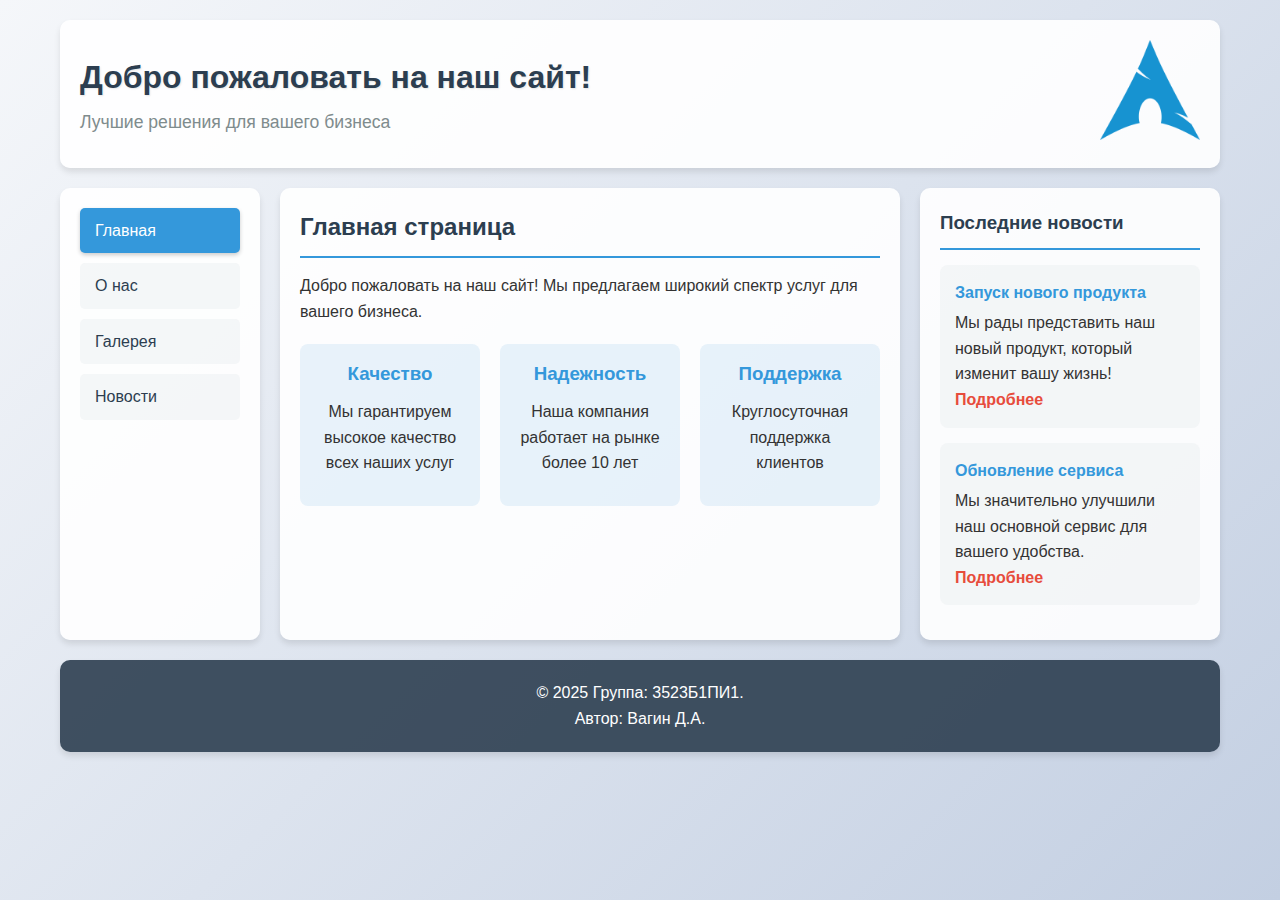
<file: index.html>
<!DOCTYPE html>
<html lang="ru">
<head>
    <meta charset="UTF-8">
    <meta name="viewport" content="width=device-width, initial-scale=1.0">
    <title>Главная - Aurora</title>
    <link rel="stylesheet" href="css/style.css">
</head>
<body>
    <div class="container">
        <header>
            <div class="greeting">
                <h1>Добро пожаловать на наш сайт!</h1>
                <p>Лучшие решения для вашего бизнеса</p>
            </div>
            <div class="logo-holder"> 
                <a href="index.html" class="logo-link">
                    <img src="./img/logo.png" alt="Aurora" class="logo">
                </a>
            </div>
        </header>
        
        <div class="main-content">
            <nav class="menu">
                <ul>
                    <li><a href="index.html" class="active">Главная</a></li>
                    <li><a href="about.html">О нас</a></li>
                    <li><a href="gallery.html">Галерея</a></li>
                    <li><a href="news.html">Новости</a></li>
                </ul>
            </nav>
            
            <main class="content">
                <h2>Главная страница</h2>
                <p>Добро пожаловать на наш сайт! Мы предлагаем широкий спектр услуг для вашего бизнеса.</p>
                <div class="features">
                    <div class="feature-card">
                        <h3>Качество</h3>
                        <p>Мы гарантируем высокое качество всех наших услуг</p>
                    </div>
                    <div class="feature-card">
                        <h3>Надежность</h3>
                        <p>Наша компания работает на рынке более 10 лет</p>
                    </div>
                    <div class="feature-card">
                        <h3>Поддержка</h3>
                        <p>Круглосуточная поддержка клиентов</p>
                    </div>
                </div>
            </main>
            
            <aside class="news">
                <h3>Последние новости</h3>
                <div class="news-item">
                    <h4>Запуск нового продукта</h4>
                    <p>Мы рады представить наш новый продукт, который изменит вашу жизнь!</p>
                    <a href="news.html">Подробнее</a>
                </div>
                <div class="news-item">
                    <h4>Обновление сервиса</h4>
                    <p>Мы значительно улучшили наш основной сервис для вашего удобства.</p>
                    <a href="news.html">Подробнее</a>
                </div>
            </aside>
        </div>
        
        <footer>
            <p>&copy; 2025 Группа: 3523Б1ПИ1.</p>
            <p>Автор: Вагин Д.А.</p>
        </footer>
    </div>
</body>
</html>
</file>
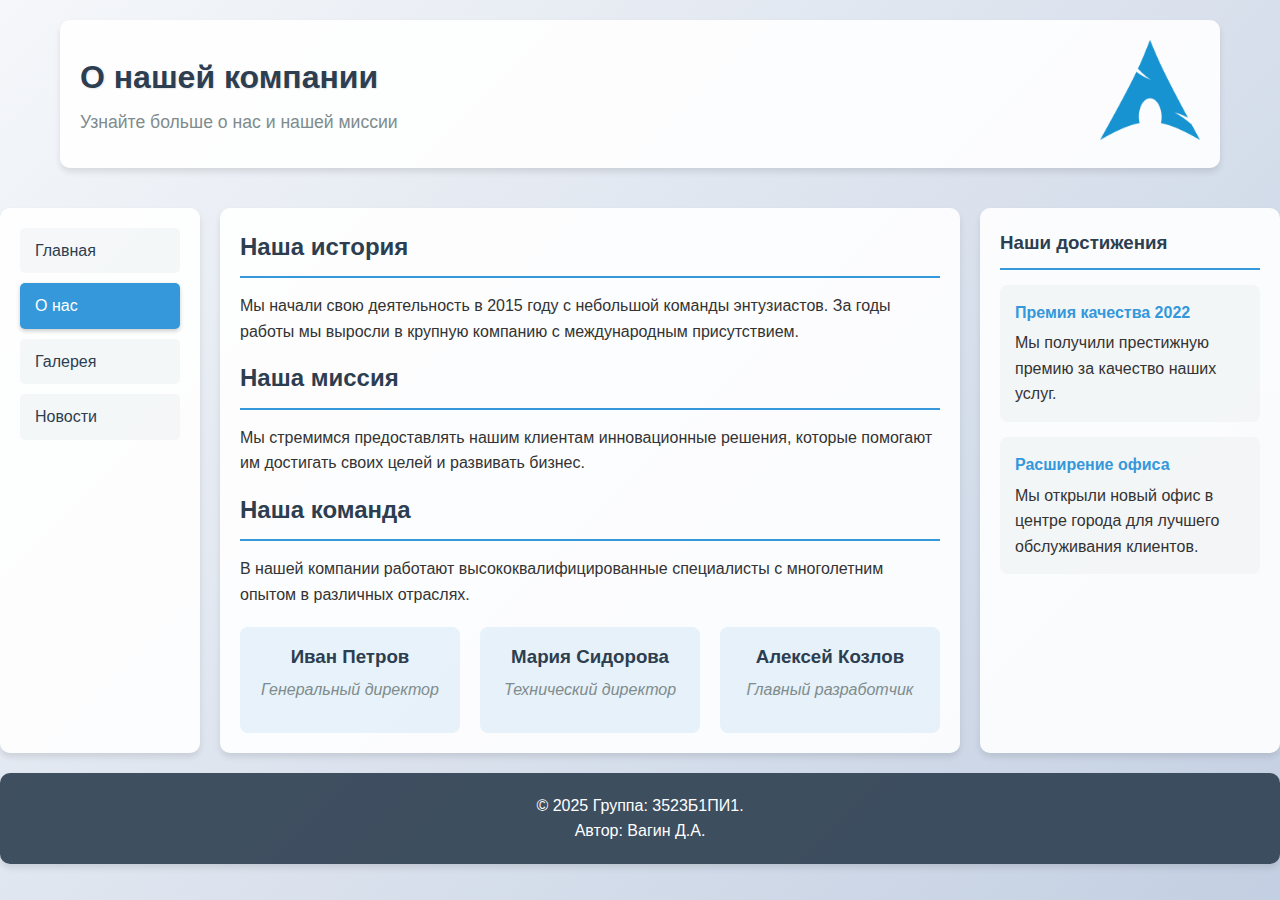
<file: about.html>
<!DOCTYPE html>
<html lang="ru">
<head>
    <meta charset="UTF-8">
    <meta name="viewport" content="width=device-width, initial-scale=1.0">
    <title>О нас - Мой сайт</title>
    <link rel="stylesheet" href="css/style.css">
</head>
<body>
    <div class="container">
        <header>
            <div class="greeting">
                <h1>О нашей компании</h1>
                <p>Узнайте больше о нас и нашей миссии</p>
            </div>
            <div class="logo-holder"> 
                <a href="index.html" class="logo-link">
                    <img src="./img/logo.png" alt="Aurora" class="logo">
                </a>
            </div>
            </div>
        </header>
        
        <div class="main-content">
            <nav class="menu">
                <ul>
                    <li><a href="index.html">Главная</a></li>
                    <li><a href="about.html" class="active">О нас</a></li>
                    <li><a href="gallery.html">Галерея</a></li>
                    <li><a href="news.html">Новости</a></li>
                </ul>
            </nav>
            
            <main class="content">
                <h2>Наша история</h2>
                <p>Мы начали свою деятельность в 2015 году с небольшой команды энтузиастов. За годы работы мы выросли в крупную компанию с международным присутствием.</p>
                
                <h2>Наша миссия</h2>
                <p>Мы стремимся предоставлять нашим клиентам инновационные решения, которые помогают им достигать своих целей и развивать бизнес.</p>
                
                <h2>Наша команда</h2>
                <p>В нашей компании работают высококвалифицированные специалисты с многолетним опытом в различных отраслях.</p>
                
                <div class="team">
                    <div class="team-member">
                        <h3>Иван Петров</h3>
                        <p>Генеральный директор</p>
                    </div>
                    <div class="team-member">
                        <h3>Мария Сидорова</h3>
                        <p>Технический директор</p>
                    </div>
                    <div class="team-member">
                        <h3>Алексей Козлов</h3>
                        <p>Главный разработчик</p>
                    </div>
                </div>
            </main>
            
            <aside class="news">
                <h3>Наши достижения</h3>
                <div class="news-item">
                    <h4>Премия качества 2022</h4>
                    <p>Мы получили престижную премию за качество наших услуг.</p>
                </div>
                <div class="news-item">
                    <h4>Расширение офиса</h4>
                    <p>Мы открыли новый офис в центре города для лучшего обслуживания клиентов.</p>
                </div>
            </aside>
        </div>
        
        <footer>
            <p>&copy; 2025 Группа: 3523Б1ПИ1.</p>
            <p>Автор: Вагин Д.А.</p>
        </footer>
    </div>
</body>
</html>
</file>
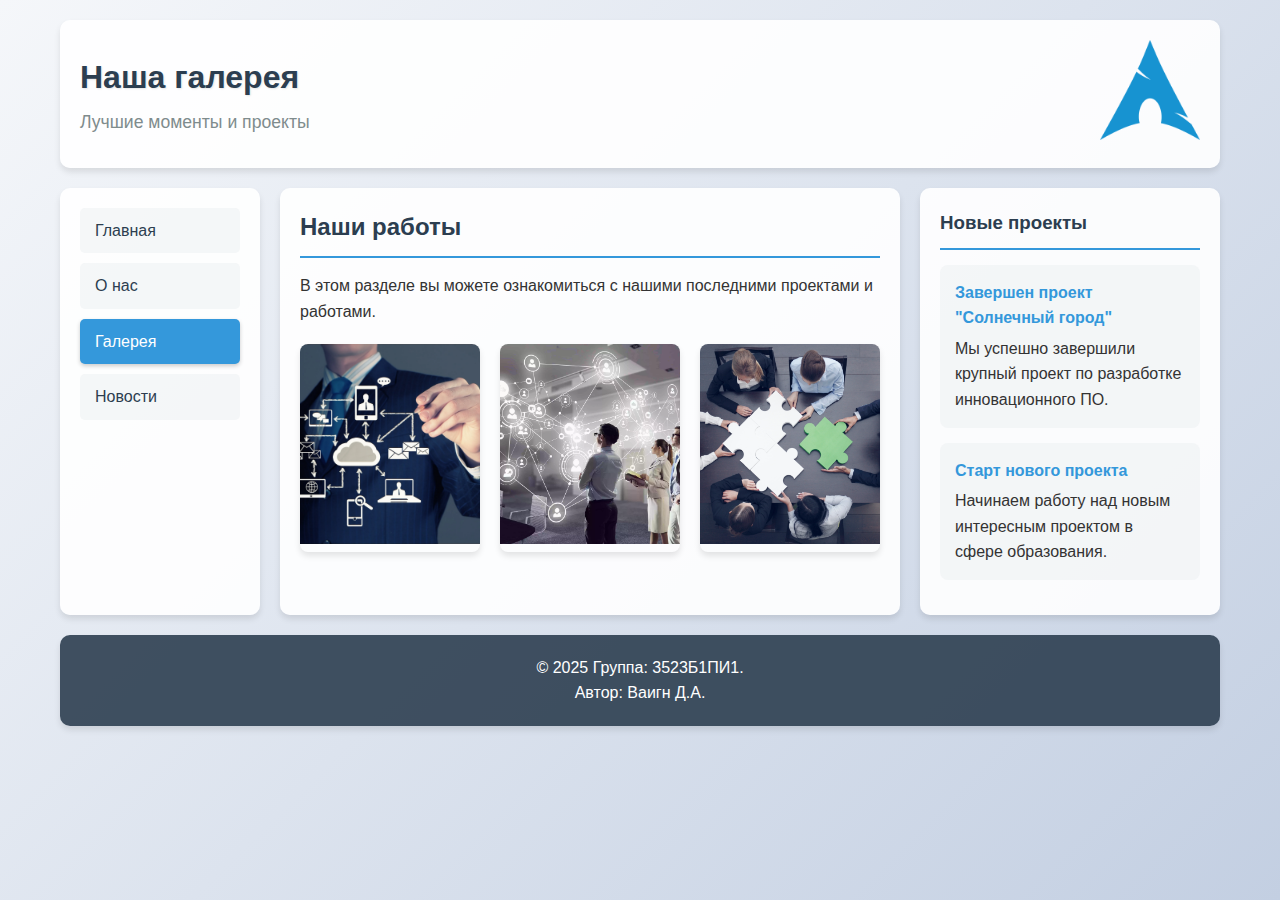
<file: gallery.html>
<!DOCTYPE html>
<html lang="ru">
<head>
    <meta charset="UTF-8">
    <meta name="viewport" content="width=device-width, initial-scale=1.0">
    <title>Галерея - Мой сайт</title>
    <link rel="stylesheet" href="css/style.css">
</head>
<body>
    <div class="container">
        <header>
            <div class="greeting">
                <h1>Наша галерея</h1>
                <p>Лучшие моменты и проекты</p>
            </div>
            <div class="logo-holder"> 
                <a href="index.html" class="logo-link">
                    <img src="./img/logo.png" alt="Aurora" class="logo">
                </a>
            </div>
        </header>
        
        <div class="main-content">
            <nav class="menu">
                <ul>
                    <li><a href="index.html">Главная</a></li>
                    <li><a href="about.html">О нас</a></li>
                    <li><a href="gallery.html" class="active">Галерея</a></li>
                    <li><a href="news.html">Новости</a></li>
                </ul>
            </nav>
            
            <main class="content">
                <h2>Наши работы</h2>
                <p>В этом разделе вы можете ознакомиться с нашими последними проектами и работами.</p>
                
                <div class="gallery">
                    <div class="gallery-item">
                        <div class="image-container">
                            <img src="img/pr1.webp" alt="Проект 1">
                            <div class="overlay">
                                <h3>Проект 1</h3>
                                <p>Краткое описание проекта</p>
                            </div>
                        </div>
                    </div>
                    
                    <div class="gallery-item">
                        <div class="image-container">
                            <img src="img/TB1RebFbrH1gK0jSZFwXXc7aXXa-4300-2580.webp" alt="Проект 2">
                            <div class="overlay">
                                <h3>Проект 2</h3>
                                <p>Краткое описание проекта</p>
                            </div>
                        </div>
                    </div>
                    
                    <div class="gallery-item">
                        <div class="image-container">
                            <img src="img/pr3.webp" alt="Проект 3">
                            <div class="overlay">
                                <h3>Проект 3</h3>
                                <p>Краткое описание проекта</p>
                            </div>
                        </div>
                    </div>
                    
                </div>
            </main>
            
            <aside class="news">
                <h3>Новые проекты</h3>
                <div class="news-item">
                    <h4>Завершен проект "Солнечный город"</h4>
                    <p>Мы успешно завершили крупный проект по разработке инновационного ПО.</p>
                </div>
                <div class="news-item">
                    <h4>Старт нового проекта</h4>
                    <p>Начинаем работу над новым интересным проектом в сфере образования.</p>
                </div>
            </aside>
        </div>
        
        <footer>
            <p>&copy; 2025 Группа: 3523Б1ПИ1.</p>
            <p>Автор: Ваигн Д.А.</p>
        </footer>
    </div>
</body>
</html>
</file>
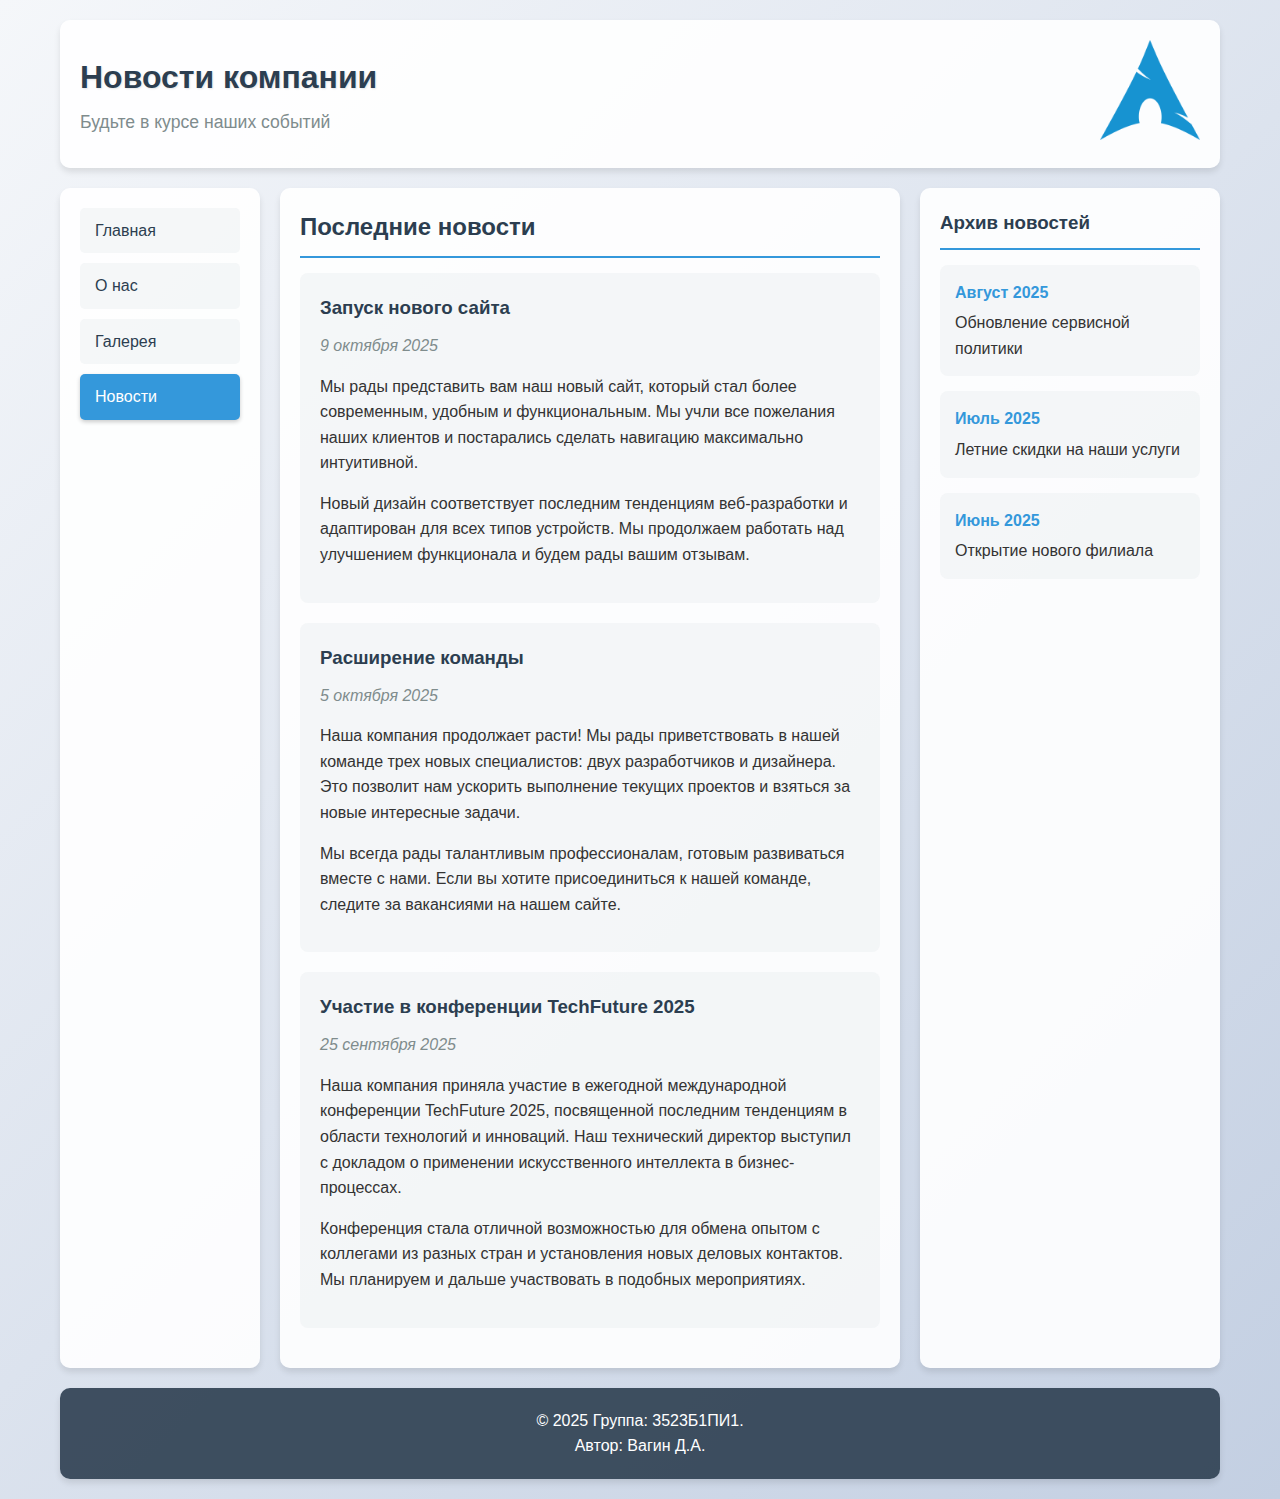
<file: news.html>
<!DOCTYPE html>
<html lang="ru">
<head>
    <meta charset="UTF-8">
    <meta name="viewport" content="width=device-width, initial-scale=1.0">
    <title>Новости - Мой сайт</title>
    <link rel="stylesheet" href="css/style.css">
</head>
<body>
    <div class="container">
        <header>
            <div class="greeting">
                <h1>Новости компании</h1>
                <p>Будьте в курсе наших событий</p>
            </div>
            <div class="logo-holder"> 
                <a href="index.html" class="logo-link">
                    <img src="./img/logo.png" alt="Aurora" class="logo">
                </a>
            </div>
        </header>
        
        <div class="main-content">
            <nav class="menu">
                <ul>
                    <li><a href="index.html">Главная</a></li>
                    <li><a href="about.html">О нас</a></li>
                    <li><a href="gallery.html">Галерея</a></li>
                    <li><a href="news.html" class="active">Новости</a></li>
                </ul>
            </nav>
            
            <main class="content">
                <h2>Последние новости</h2>
                
                <article class="news-article">
                    <h3>Запуск нового сайта</h3>
                    <p class="date">9 октября 2025</p>
                    <p>Мы рады представить вам наш новый сайт, который стал более современным, удобным и функциональным. Мы учли все пожелания наших клиентов и постарались сделать навигацию максимально интуитивной.</p>
                    <p>Новый дизайн соответствует последним тенденциям веб-разработки и адаптирован для всех типов устройств. Мы продолжаем работать над улучшением функционала и будем рады вашим отзывам.</p>
                </article>
                
                <article class="news-article">
                    <h3>Расширение команды</h3>
                    <p class="date">5 октября 2025</p>
                    <p>Наша компания продолжает расти! Мы рады приветствовать в нашей команде трех новых специалистов: двух разработчиков и дизайнера. Это позволит нам ускорить выполнение текущих проектов и взяться за новые интересные задачи.</p>
                    <p>Мы всегда рады талантливым профессионалам, готовым развиваться вместе с нами. Если вы хотите присоединиться к нашей команде, следите за вакансиями на нашем сайте.</p>
                </article>
                
                <article class="news-article">
                    <h3>Участие в конференции TechFuture 2025</h3>
                    <p class="date">25 сентября 2025</p>
                    <p>Наша компания приняла участие в ежегодной международной конференции TechFuture 2025, посвященной последним тенденциям в области технологий и инноваций. Наш технический директор выступил с докладом о применении искусственного интеллекта в бизнес-процессах.</p>
                    <p>Конференция стала отличной возможностью для обмена опытом с коллегами из разных стран и установления новых деловых контактов. Мы планируем и дальше участвовать в подобных мероприятиях.</p>
                </article>
            </main>
            
            <aside class="news">
                <h3>Архив новостей</h3>
                <div class="news-item">
                    <h4>Август 2025</h4>
                    <p>Обновление сервисной политики</p>
                </div>
                <div class="news-item">
                    <h4>Июль 2025</h4>
                    <p>Летние скидки на наши услуги</p>
                </div>
                <div class="news-item">
                    <h4>Июнь 2025</h4>
                    <p>Открытие нового филиала</p>
                </div>
            </aside>
        </div>
        
        <footer>
            <p>&copy; 2025 Группа: 3523Б1ПИ1.</p>
            <p>Автор: Вагин Д.А.</p>
        </footer>
    </div>
</body>
</html>
</file>
<file: css/style.css>
* {
    margin: 0;
    padding: 0;
    box-sizing: border-box;
}

body {
    font-family: 'Arial', sans-serif;
    line-height: 1.6;
    color: #333;
    background: linear-gradient(135deg, #f5f7fa 0%, #c3cfe2 100%);
    min-height: 100vh;
}


.container {
    max-width: 1200px;
    margin: 0 auto;
    padding: 20px;
}

header {
    display: flex;
    justify-content: space-between;
    align-items: center;
    background: rgba(255, 255, 255, 0.9);
    padding: 20px;
    border-radius: 10px;
    box-shadow: 0 4px 6px rgba(0, 0, 0, 0.1);
    margin-bottom: 20px;
}

.logo{
    width: 100px;
}

.logo-link {
    text-decoration: none;
    display: inline-block;
    transition: transform 0.3s ease;
}

.logo-link:hover {
    transform: scale(1.05);
}

.logo-link:active {
    transform: scale(1.05);
}


.greeting h1 {
    color: #2c3e50;
    margin-bottom: 5px;
    text-shadow: 1px 1px 2px rgba(0, 0, 0, 0.1);
}

.greeting p {
    color: #7f8c8d;
    font-size: 1.1rem;
}


.main-content {
    display: grid;
    grid-template-columns: 200px 1fr 300px;
    gap: 20px;
    margin-bottom: 20px;
}

.menu {
    background: rgba(255, 255, 255, 0.9);
    border-radius: 10px;
    padding: 20px;
    box-shadow: 0 4px 6px rgba(0, 0, 0, 0.1);
}

.menu ul {
    list-style: none;
}

.menu li {
    margin-bottom: 10px;
}

.menu a {
    display: block;
    padding: 10px 15px;
    text-decoration: none;
    color: #2c3e50;
    border-radius: 5px;
    transition: all 0.3s ease;
    background: rgba(236, 240, 241, 0.5);
}

.menu a:hover {
    background: #3498db;
    color: white;
    transform: translateX(5px);
}

.menu a.active {
    background: #3498db;
    color: white;
    box-shadow: 0 2px 4px rgba(0, 0, 0, 0.2);
}

.content {
    background: rgba(255, 255, 255, 0.9);
    border-radius: 10px;
    padding: 20px;
    box-shadow: 0 4px 6px rgba(0, 0, 0, 0.1);
}

.content h2 {
    color: #2c3e50;
    margin-bottom: 15px;
    padding-bottom: 10px;
    border-bottom: 2px solid #3498db;
}

.content p {
    margin-bottom: 15px;
}

.features {
    display: grid;
    grid-template-columns: repeat(3, 1fr);
    gap: 20px;
    margin-top: 20px;
}

.feature-card {
    background: rgba(52, 152, 219, 0.1);
    padding: 15px;
    border-radius: 8px;
    text-align: center;
    transition: transform 0.3s ease, box-shadow 0.3s ease;
}

.feature-card:hover {
    transform: translateY(-5px);
    box-shadow: 0 5px 15px rgba(0, 0, 0, 0.1);
}

.feature-card h3 {
    color: #3498db;
    margin-bottom: 10px;
}

.team {
    display: grid;
    grid-template-columns: repeat(3, 1fr);
    gap: 20px;
    margin-top: 20px;
}

.team-member {
    background: rgba(52, 152, 219, 0.1);
    padding: 15px;
    border-radius: 8px;
    text-align: center;
    transition: transform 0.3s ease;
}

.team-member:hover {
    transform: scale(1.05);
}

.team-member h3 {
    color: #2c3e50;
    margin-bottom: 5px;
}

.team-member p {
    color: #7f8c8d;
    font-style: italic;
}

.gallery {
    display: grid;
    grid-template-columns: repeat(3, 1fr);
    gap: 20px;
    margin-top: 20px;
}

.gallery-item {
    border-radius: 8px;
    overflow: hidden;
    box-shadow: 0 4px 6px rgba(0, 0, 0, 0.1);
    transition: transform 0.3s ease;
}

.gallery-item:hover {
    transform: scale(1.05);
}

.image-container {
    position: relative;
    overflow: hidden;
}

.image-container img {
    width: 100%;
    height: 200px;
    object-fit: cover;
    transition: transform 0.5s ease;
}

.gallery-item:hover .image-container img {
    transform: scale(1.1);
}

.overlay {
    position: absolute;
    bottom: 0;
    left: 0;
    right: 0;
    background: rgba(0, 0, 0, 0.7);
    color: white;
    padding: 15px;
    transform: translateY(100%);
    transition: transform 0.3s ease;
}

.gallery-item:hover .overlay {
    transform: translateY(0);
}

.overlay h3 {
    margin-bottom: 5px;
}

.news {
    background: rgba(255, 255, 255, 0.9);
    border-radius: 10px;
    padding: 20px;
    box-shadow: 0 4px 6px rgba(0, 0, 0, 0.1);
}

.news h3 {
    color: #2c3e50;
    margin-bottom: 15px;
    padding-bottom: 10px;
    border-bottom: 2px solid #3498db;
}

.news-item {
    background: rgba(236, 240, 241, 0.5);
    padding: 15px;
    border-radius: 8px;
    margin-bottom: 15px;
    transition: transform 0.3s ease;
}

.news-item:hover {
    transform: translateX(5px);
}

.news-item h4 {
    color: #3498db;
    margin-bottom: 5px;
}

.news-item a {
    color: #e74c3c;
    text-decoration: none;
    font-weight: bold;
}

.news-item a:hover {
    text-decoration: underline;
}

.news-article {
    background: rgba(236, 240, 241, 0.5);
    padding: 20px;
    border-radius: 8px;
    margin-bottom: 20px;
}

.news-article h3 {
    color: #2c3e50;
    margin-bottom: 10px;
}

.date {
    color: #7f8c8d;
    font-style: italic;
    margin-bottom: 10px;
}

footer {
    background: rgba(44, 62, 80, 0.9);
    color: white;
    text-align: center;
    padding: 20px;
    border-radius: 10px;
    box-shadow: 0 4px 6px rgba(0, 0, 0, 0.1);
}

@media (max-width: 768px) {
    .container {
        padding: 10px;
    }
    
    header {
        flex-direction: column;
        text-align: center;
    }

    .logo-holder {
        order: -1;
        width: 80px;
        margin: 0 0 20px 0;
    }

    
    .greeting {
        order: 0;
        margin-bottom: 15px;
    }
    
    .main-content {
        grid-template-columns: 1fr;
    }
    
    .menu {
        order: -1;
    }
    
    .features,
    .team,
    .gallery {
        grid-template-columns: 1fr;
    }
    
    .news {
        order: 1;
    }
}

@media (max-width: 480px) {
    .greeting h1 {
        font-size: 1.5rem;
    }

    header {
        display:flex;
        flex-direction: column;
        align-items: center;
        padding: 20px;
    }
    
    .logo-holder {
        order: -1;
        width: 80px;
        margin-bottom: 1px;
    }

    .greeting {
        order: 0;
        margin-bottom: 15px;
    }
    
    .content,
    .menu,
    .news {
        padding: 15px;
    }
}
</file>
